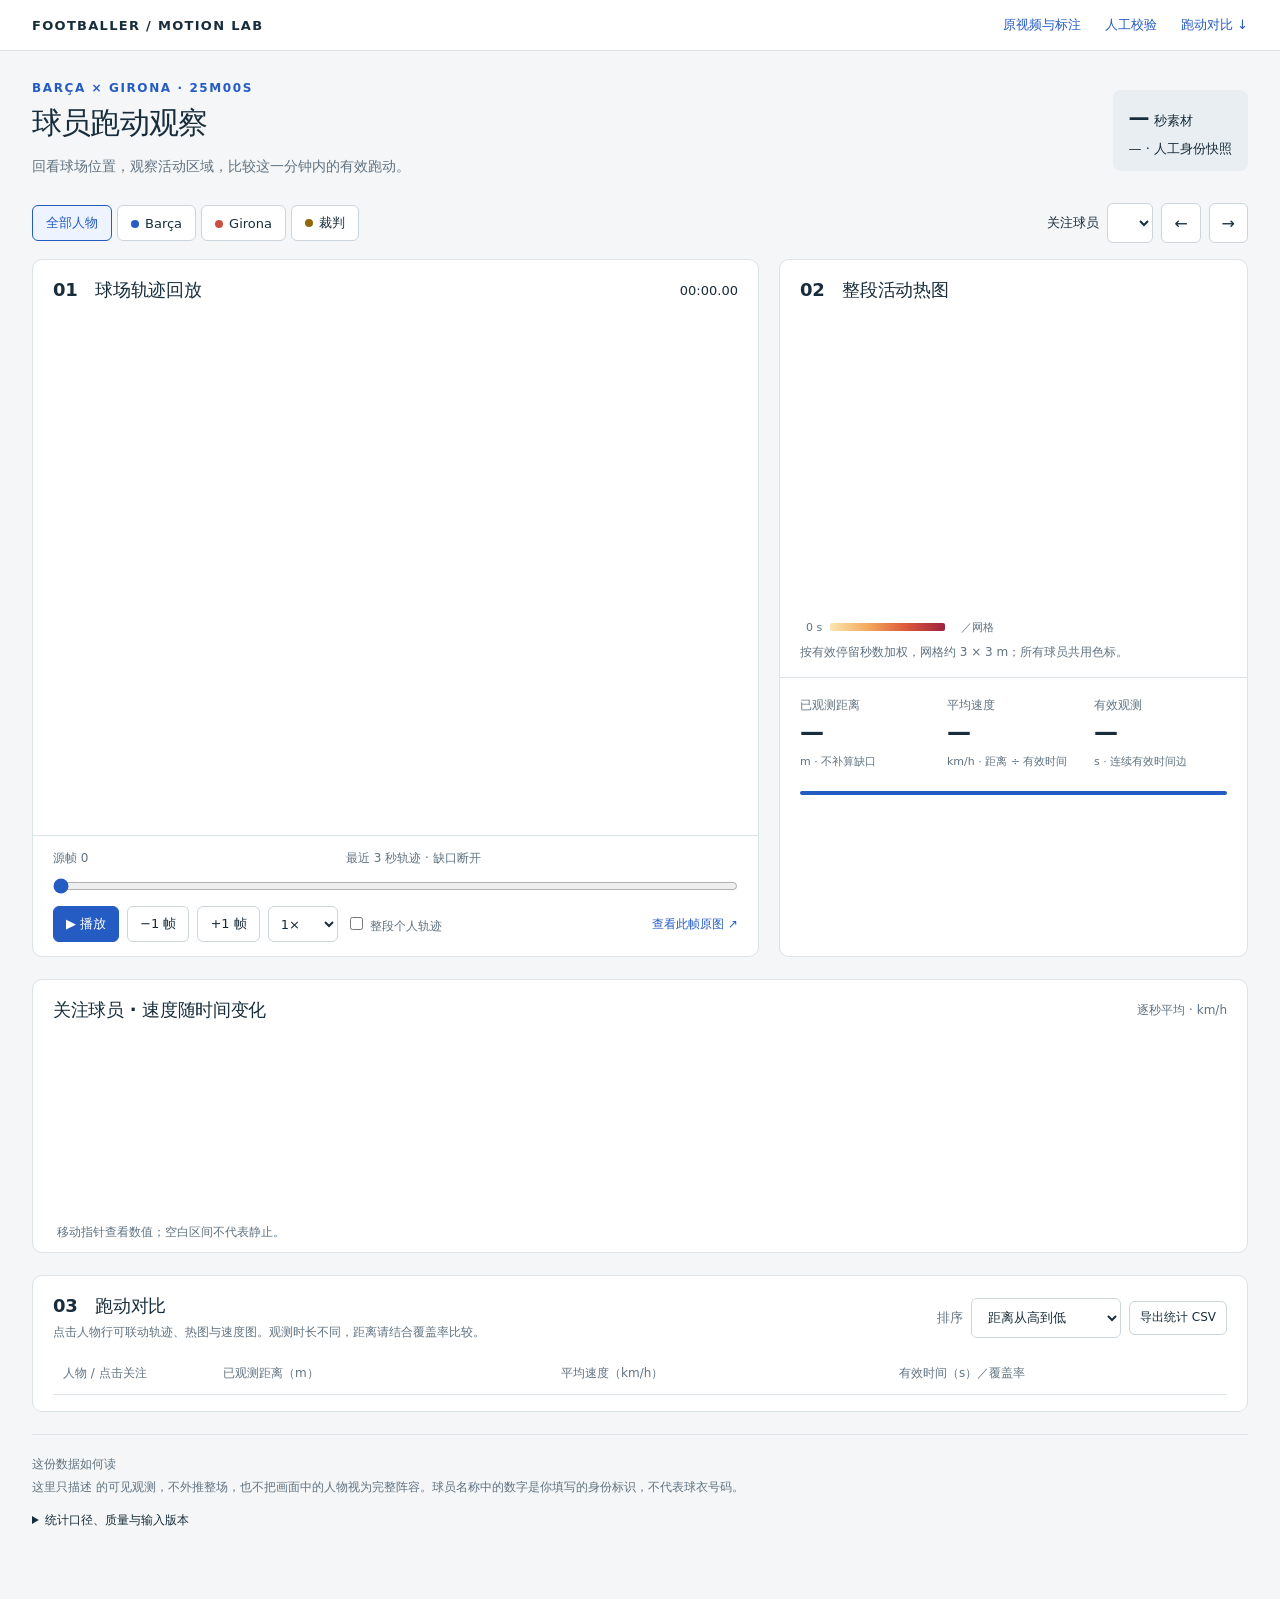
<file: src/footballer_analyzer/web/player-motion-report.html>
<!doctype html>
<html lang="zh-CN">
<head>
<meta charset="utf-8"><meta name="viewport" content="width=device-width,initial-scale=1">
<title>球员跑动观察 · Barça × Girona</title>
<style>
:root{--ink:#182d3b;--muted:#607381;--blue:#255cc4;--red:#cc4d42;--gold:#91680c;--line:#dce3e7;--paper:#fff;--bg:#f4f6f7;--pitch:#e6efea;--pitch-line:#99b3a7;--accent:#255cc4;font-family:Inter,"Microsoft YaHei",system-ui,sans-serif;color:var(--ink);background:var(--bg);font-synthesis:none}
*{box-sizing:border-box}body{margin:0}button,select,input{font:inherit}button,select{background:white;border:1px solid #cbd5db;border-radius:6px;color:var(--ink);padding:8px 12px;min-height:40px}button{cursor:pointer}button:hover{border-color:var(--blue);background:#f0f5ff}button:focus-visible,select:focus-visible,a:focus-visible,input:focus-visible,canvas:focus-visible{outline:3px solid #719eea;outline-offset:3px}button.primary{background:var(--blue);border-color:var(--blue);color:white}button.primary:hover{background:#194cae}button[aria-pressed=true]{color:var(--blue);border-color:var(--blue);background:#edf3ff}a{color:var(--blue);text-decoration:none}a:hover{text-decoration:underline}header{background:white;border-bottom:1px solid var(--line)}.topbar{max-width:1440px;margin:auto;padding:16px 32px;display:flex;justify-content:space-between;gap:18px;align-items:center}.brand{font-size:13px;font-weight:750;letter-spacing:1.3px}.topbar nav{display:flex;gap:24px;font-size:13px}.wrap{max-width:1440px;margin:auto;padding:30px 32px 50px}.eyebrow{color:var(--blue);font:700 12px system-ui;letter-spacing:1.6px;margin:0 0 8px}h1{font-size:30px;letter-spacing:-.8px;margin:0 0 10px;font-weight:730}h2{font-size:18px;margin:0;letter-spacing:-.3px}h3{font-size:16px;margin:0}.intro{color:var(--muted);font-size:14px;line-height:1.8;margin:0}.heading{display:flex;justify-content:space-between;gap:20px;align-items:center;margin-bottom:24px}.scope{background:#e9eef2;padding:10px 16px;white-space:nowrap;font-size:13px;line-height:1.8;border-radius:8px}.scope strong{font-size:21px;font-variant-numeric:tabular-nums}.toolbar{display:flex;justify-content:space-between;align-items:center;gap:16px;flex-wrap:wrap;margin:24px 0 16px}.tools{display:flex;align-items:center;gap:8px;flex-wrap:wrap}.tools label{display:flex;align-items:center;gap:8px;font-size:13px}.groups{display:flex;gap:5px;flex-wrap:wrap}.groups button{min-height:36px;padding:5px 13px;font-size:13px}.dot{display:inline-block;width:8px;height:8px;border-radius:50%;margin-right:6px}.barca{background:var(--blue)}.girona{background:var(--red)}.referee{background:var(--gold)}.topgrid{display:grid;grid-template-columns:minmax(0,1.55fr) minmax(0,1fr);gap:20px}.panel{background:white;border:1px solid var(--line);border-radius:10px;min-width:0;overflow:hidden}.panel-head{padding:18px 20px 12px;display:flex;justify-content:space-between;align-items:center;gap:12px}.label{font-size:12px;color:var(--muted)}.number{font-variant-numeric:tabular-nums}.live{font-size:13px;white-space:nowrap}.canvas-wrap{padding:0 12px;position:relative}.pitch{width:100%;aspect-ratio:1.47;display:block}.small-pitch{width:100%;aspect-ratio:1.47;display:block}.caption{font-size:12px;line-height:1.8;color:var(--muted);margin:7px 20px 14px}.playback{border-top:1px solid var(--line);padding:14px 20px}.time-row{display:flex;justify-content:space-between;font-size:12px;gap:10px;margin-bottom:7px;color:var(--muted)}input[type=range]{width:100%;accent-color:var(--blue);cursor:pointer;margin:4px 0 12px}.play-buttons{display:flex;align-items:center;gap:8px;flex-wrap:wrap}.play-buttons button{font-size:13px;min-height:36px;padding:5px 12px}.play-buttons select{font-size:13px;min-height:36px;padding:5px 8px}.play-buttons a{font-size:12px;margin-left:auto}.stat-grid{display:grid;grid-template-columns:repeat(3,1fr);padding:16px 20px;gap:14px;border-top:1px solid var(--line)}.stat strong{display:block;font-size:24px;font-weight:680;letter-spacing:-.7px;margin:4px 0}.stat small{color:var(--muted);font-size:11px}.heat-legend{display:flex;align-items:center;gap:8px;font-size:11px;color:var(--muted);margin:4px 26px 0}.ramp{width:115px;height:8px;background:linear-gradient(90deg,#fce5b1,#f2a85c,#db583a,#9d223e);border-radius:2px}.selected-id{color:var(--accent);font-weight:650}.coverage{margin:0 20px 16px;font-size:12px;line-height:1.8;color:var(--muted)}.coverage-bar{height:4px;background:#e9eef2;border-radius:8px;overflow:hidden;margin-top:6px}.coverage-bar span{display:block;height:100%;background:var(--accent)}.section{margin-top:22px}.speed-canvas{height:190px;width:100%;display:block}.chart-status{min-height:18px;margin:0 24px 10px;color:var(--muted);font-size:12px}.compare-toolbar{padding:18px 20px 12px;display:flex;gap:12px;justify-content:space-between;align-items:center;flex-wrap:wrap}.compare-toolbar p{font-size:12px;color:var(--muted);margin:6px 0 0}.compare-scroll{overflow:auto;padding:0 20px 16px}table{border-collapse:collapse;width:100%;min-width:650px;table-layout:fixed}th{text-align:left;font-size:12px;color:var(--muted);font-weight:500;padding:12px 10px;border-bottom:1px solid var(--line)}td{padding:7px 10px;font-size:13px;border-bottom:1px solid #edf0f3;font-variant-numeric:tabular-nums}th:first-child{width:160px}tbody tr{cursor:pointer}tbody tr:hover{background:#f3f6fa}tbody tr.selected{background:#edf3ff}td button{border:0;background:transparent;padding:2px 0;min-height:25px;text-align:left;font-size:13px;color:inherit;width:100%}td button:hover{border:0;background:transparent}.bar-cell{display:flex;align-items:center;gap:12px}.bar-track{flex:1;background:#edf1f4;height:7px;border-radius:2px;min-width:25px;overflow:hidden}.bar-fill{height:100%;background:var(--accent);opacity:.8}.bar-value{width:68px;text-align:right;font-size:12px}.export{display:flex;gap:8px}.export button{font-size:12px;min-height:34px;padding:5px 10px}.notes{margin-top:22px;padding:18px 0;color:var(--muted);font-size:12px;line-height:1.9;border-top:1px solid var(--line)}details{margin-top:10px}summary{cursor:pointer;color:var(--ink)}.notes ul{padding-left:20px}.notes code{font-size:11px;overflow-wrap:anywhere}.tag{color:var(--muted);font-size:11px}.snapshot{font-size:11px;line-height:1.8;color:var(--muted)}#error{color:#a22;padding:20px;display:none}.footer-actions{display:flex;gap:8px;flex-wrap:wrap;margin-top:10px}#replay-note{min-height:23px}.keyboard-hint{font-size:11px;color:var(--muted)}
@media(max-width:1000px){.topgrid{grid-template-columns:1fr}.small-pitch{max-height:430px}.heading{align-items:flex-start}.scope{white-space:normal;min-width:120px}.topbar{padding:14px 20px}.wrap{padding:24px 20px}.stat-grid{gap:10px}}
@media(max-width:600px){.wrap{padding:20px 12px}.topbar{padding:14px 12px;flex-wrap:wrap}.topbar nav{gap:18px;font-size:12px}.brand{font-size:11px}h1{font-size:25px}.heading{display:block;margin-bottom:18px}.scope{display:inline-block;margin-top:14px;padding:6px 12px}.scope strong{font-size:17px}.toolbar{gap:12px;margin-top:16px}.panel-head{padding:15px 14px 10px}.panel-head h2{font-size:16px}.caption{margin:6px 14px 12px}.playback{padding:12px 14px}.tools{width:100%}.tools label{flex:1}.tools select{max-width:190px}.stat-grid{padding:14px}.stat strong{font-size:21px}.coverage{margin:0 14px 14px}.play-buttons a{margin:4px 0}.canvas-wrap{padding:0 4px}.compare-toolbar{padding:16px 14px 10px}.compare-scroll{padding:0 8px 12px}.speed-canvas{height:180px}}
@media(prefers-reduced-motion:reduce){*{scroll-behavior:auto}}
</style>
</head>
<body>
<header><div class="topbar"><span class="brand">FOOTBALLER / MOTION LAB</span><nav><a id="main-link" href="/">原视频与标注</a><a id="review-link" href="/field-review">人工校验</a><a href="#comparison">跑动对比 ↓</a></nav></div></header>
<main class="wrap">
<div class="heading"><div><p class="eyebrow">BARÇA × GIRONA · 25M00S</p><h1>球员跑动观察</h1><p class="intro">回看球场位置，观察活动区域，比较这一分钟内的有效跑动。</p></div><div class="scope"><strong id="duration">—</strong> 秒素材<br><span id="people-count">—</span> · 人工身份快照</div></div>
<div id="error" role="alert"></div>
<div class="toolbar"><div class="groups" aria-label="显示分组"><button type="button" aria-pressed="true" data-group="all">全部人物</button><button type="button" aria-pressed="false" data-group="barca"><span class="dot barca"></span>Barça</button><button type="button" aria-pressed="false" data-group="girona"><span class="dot girona"></span>Girona</button><button type="button" aria-pressed="false" data-group="referee"><span class="dot referee"></span>裁判</button></div><div class="tools"><label>关注球员 <select id="player" aria-label="关注球员"></select></label><button id="previous-player" title="上一位球员" aria-label="上一位球员">←</button><button id="next-player" title="下一位球员" aria-label="下一位球员">→</button></div></div>
<div class="topgrid">
<section class="panel"><div class="panel-head"><h2>01　球场轨迹回放</h2><span class="live number" id="clock">00:00.00</span></div><div class="canvas-wrap"><canvas class="pitch" id="replay" aria-label="球员位置和最近三秒轨迹，可点击球员切换关注对象"></canvas></div><p class="caption" id="replay-note" aria-live="polite"></p><div class="playback"><div class="time-row"><span id="frame-label">源帧 0</span><span>最近 3 秒轨迹 · 缺口断开</span><span id="end-time"></span></div><input type="range" id="time" aria-label="回放源帧" min="0" max="1" value="0"><div class="play-buttons"><button class="primary" id="play" aria-pressed="false">▶ 播放</button><button id="back" aria-label="上一源帧">−1 帧</button><button id="forward" aria-label="下一源帧">+1 帧</button><select id="rate" aria-label="播放速度"><option value="0.5">0.5×</option><option value="1" selected>1×</option><option value="2">2×</option></select><label class="label"><input type="checkbox" id="full-path"> 整段个人轨迹</label><a id="frame-link" target="_blank" rel="noopener">查看此帧原图 ↗</a></div></div></section>
<section class="panel"><div class="panel-head"><h2>02　整段活动热图</h2><span class="selected-id" id="heat-player"></span></div><div class="canvas-wrap"><canvas class="small-pitch" id="heat" aria-label="关注球员的时间加权活动热图"></canvas></div><div class="heat-legend"><span>0 s</span><span class="ramp"></span><span id="heat-max"></span><span>／网格</span></div><p class="caption">按有效停留秒数加权，网格约 3 × 3 m；所有球员共用色标。</p><div class="stat-grid"><div class="stat"><span class="label">已观测距离</span><strong id="selected-distance">—</strong><small>m · 不补算缺口</small></div><div class="stat"><span class="label">平均速度</span><strong id="selected-speed">—</strong><small>km/h · 距离 ÷ 有效时间</small></div><div class="stat"><span class="label">有效观测</span><strong id="selected-seconds">—</strong><small>s · 连续有效时间边</small></div></div><div class="coverage"><span id="coverage-text"></span><div class="coverage-bar"><span id="coverage-fill"></span></div><div class="tag" id="track-note"></div></div></section>
</div>
<section class="panel section"><div class="panel-head"><h2>关注球员 · 速度随时间变化</h2><span class="label">逐秒平均 · km/h</span></div><div class="canvas-wrap"><canvas class="speed-canvas" id="speed" aria-label="逐秒平均速度柱状图，空白代表无有效时间边"></canvas></div><div class="chart-status" id="speed-detail">移动指针查看数值；空白区间不代表静止。</div></section>
<section class="panel section" id="comparison"><div class="compare-toolbar"><div><h2>03　跑动对比</h2><p>点击人物行可联动轨迹、热图与速度图。观测时长不同，距离请结合覆盖率比较。</p></div><div class="tools"><label class="label">排序 <select id="sort"><option value="distance_m">距离从高到低</option><option value="avg_speed_mps">平均速度从高到低</option><option value="valid_seconds">有效时间从高到低</option><option value="name">人物顺序</option></select></label><div class="export"><button id="csv">导出统计 CSV</button></div></div></div><div class="compare-scroll"><table><thead><tr><th>人物 / 点击关注</th><th>已观测距离（m）</th><th>平均速度（km/h）</th><th>有效时间（s）／覆盖率</th></tr></thead><tbody id="compare-body"></tbody></table></div></section>
<div class="notes"><strong>这份数据如何读</strong><div>这里只描述 <span id="window-note"></span> 的可见观测，不外推整场，也不把画面中的人物视为完整阵容。球员名称中的数字是你填写的身份标识，不代表球衣号码。</div><div id="merge-note"></div><details><summary>统计口径、质量与输入版本</summary><ul><li>位置来自框底边中点的逐帧球场投影，再用现有 One-Euro 滤波平滑。缺帧、身份边界、无效投影和原始速度超过阈值处均断段；不跨缺口计算距离，也不做位置插值。</li><li>热图把每条连续有效时间边计入其终点网格。逐秒速度＝该秒内有效距离 ÷ 有效时间；一秒内也可能有部分缺失，请查看该秒有效秒数。</li><li id="quality-note"></li><li>原绑定的球队字段均保留；Barça / Girona / 裁判只按人工身份名称前缀作显示分组，不改写主客队标签，也未推断进攻方向。</li><li>标定已由用户确认；当前距离和速度尚无独立实测精度验证，检测框抖动及逐帧映射误差仍可能影响结果。</li><li id="resolution-note"></li></ul><div class="snapshot" id="snapshot"></div><div class="footer-actions"><button id="json">导出可视化数据 JSON</button><button id="png">保存当前热图 PNG</button><button id="html-download">保存离线页面</button></div></details></div>
</main>
<script id="motion-data" type="application/json">__MOTION_DATA__</script>
<script>
"use strict";
const D=JSON.parse(document.getElementById('motion-data').textContent);
const el=id=>document.getElementById(id), colors={barca:'#255cc4',girona:'#cc4d42',referee:'#91680c',other:'#6b5aa5'};
const duration=(D.end_frame-D.start_frame)/D.fps, origin=location.protocol==='file:'?'http://127.0.0.1:8778':'';
let selected=D.players.find(p=>p.group==='barca')||D.players[0],group='all',frame=D.start_frame,playing=false,previousTime=null,frameFloat=frame;
const frameMap=new Map(),pointMaps=new Map(),canvasViews=new Map();
for(const p of D.players){const map=new Map();for(const point of p.points){map.set(point[0],point);if(!frameMap.has(point[0]))frameMap.set(point[0],[]);frameMap.get(point[0]).push([p,point]);}pointMaps.set(p.player_id,map);}
const heatMax=Math.max(0.01,...D.players.map(p=>Math.max(...p.heat))),speedMax=Math.max(5,Math.ceil(Math.max(0,...D.players.flatMap(p=>p.speed_bins.map(b=>b[0]||0)))/5)*5);
const visiblePlayers=()=>D.players.filter(p=>group==='all'||p.group===group);
const color=p=>colors[p.group],num=(value,digits=1)=>value==null?'—':value.toFixed(digits);
function timeLabel(seconds){return `${String(Math.floor(seconds/60)).padStart(2,'0')}:${(seconds%60).toFixed(2).padStart(5,'0')}`;}
function shortLabel(p){const suffix=p.player_id.split('_').at(-1);return (p.group==='barca'?'B':p.group==='girona'?'G':p.group==='referee'?'R':'P')+suffix;}
function setupCanvas(id){const canvas=el(id),rect=canvas.getBoundingClientRect(),ratio=Math.min(devicePixelRatio||1,3);canvas.width=Math.round(rect.width*ratio);canvas.height=Math.round(rect.height*ratio);const ctx=canvas.getContext('2d');ctx.setTransform(ratio,0,0,ratio,0,0);return {ctx,w:rect.width,h:rect.height};}
function drawPitch(id){const view=setupCanvas(id),{ctx,w,h}=view,pad={l:32,r:16,t:18,b:28},scale=Math.min((w-pad.l-pad.r)/D.length,(h-pad.t-pad.b)/D.width),width=D.length*scale,height=D.width*scale,left=pad.l+(w-pad.l-pad.r-width)/2,top=pad.t+(h-pad.t-pad.b-height)/2;
 const x=v=>left+v*scale,y=v=>top+v*scale;ctx.fillStyle='#e6efea';ctx.fillRect(left,top,width,height);for(let i=0;i<10;i++){if(i%2===0){ctx.fillStyle='#e1ebe5';ctx.fillRect(left+i*width/10,top,width/10,height);}}
 ctx.strokeStyle='#9ab3a7';ctx.lineWidth=1;for(const line of D.pitch_lines){ctx.beginPath();line.forEach((p,i)=>i?ctx.lineTo(x(p[0]),y(p[1])):ctx.moveTo(x(p[0]),y(p[1])));ctx.stroke();}
 ctx.fillStyle='#687f79';ctx.font='10px system-ui';for(const tick of [0,D.length/2,D.length]){ctx.textAlign=tick===0?'left':tick===D.length?'right':'center';ctx.fillText(`${num(tick,tick%1?1:0)} m`,x(tick),top+height+16);}ctx.textAlign='right';for(const tick of [0,D.width/2,D.width])ctx.fillText(`${num(tick,0)}`,left-7,y(tick)+3);ctx.textAlign='left';ctx.fillText('y / m',left-24,top-7);
 const result={...view,x,y,left,top,width,height,scale};canvasViews.set(id,result);return result;
}
function path(ctx,view,points,stroke,width,opacity){ctx.save();ctx.strokeStyle=stroke;ctx.lineWidth=width;ctx.globalAlpha=opacity;ctx.lineJoin='round';ctx.lineCap='round';ctx.beginPath();let previous=null;for(const p of points){if(previous&&p[3]===previous[3]&&p[0]-previous[0]===D.stride)ctx.lineTo(view.x(p[1]),view.y(p[2]));else ctx.moveTo(view.x(p[1]),view.y(p[2]));previous=p;}ctx.stroke();ctx.restore();}
function drawReplay(){const v=drawPitch('replay'),ctx=v.ctx,entries=(frameMap.get(frame)||[]).filter(([p])=>group==='all'||p.group===group);ctx.save();ctx.beginPath();ctx.rect(v.left,v.top,v.width,v.height);ctx.clip();
 if(el('full-path').checked)path(ctx,v,selected.points,color(selected),1.6,.32);
 for(const p of visiblePlayers()){const trail=p.points.filter(pt=>pt[0]<=frame&&pt[0]>=frame-3*D.fps);path(ctx,v,trail,color(p),p===selected?2.6:1.3,p===selected?.9:.3);}
 for(const [p,point] of [...entries].sort((a,b)=>(a[0]===selected)-(b[0]===selected))){const x=v.x(point[1]),y=v.y(point[2]),active=p===selected;ctx.beginPath();ctx.arc(x,y,active?7:5,0,Math.PI*2);ctx.fillStyle=color(p);ctx.fill();ctx.lineWidth=active?2.5:1.5;ctx.strokeStyle='white';ctx.stroke();if(active){ctx.beginPath();ctx.arc(x,y,10,0,Math.PI*2);ctx.strokeStyle=color(p);ctx.lineWidth=1.2;ctx.stroke();}
 const label=shortLabel(p);ctx.font=`${active?'700':'600'} 11px system-ui`;const labelWidth=ctx.measureText(label).width;let labelX=Math.min(v.left+v.width-labelWidth-3,Math.max(v.left+3,x+8)),labelY=y-8;if(labelY<v.top+12)labelY=y+17;ctx.lineWidth=3;ctx.strokeStyle='rgba(237,244,239,.95)';ctx.strokeText(label,labelX,labelY);ctx.fillStyle=active?'#102e4d':color(p);ctx.fillText(label,labelX,labelY);}
 ctx.restore();const current=pointMaps.get(selected.player_id).get(frame);el('replay-note').textContent=`本帧有效 ${entries.length} 人 · ${selected.name}：${current?`(${num(current[1])}, ${num(current[2])}) m`:'无有效观测，未补点'} · B / G / R 为显示简称`;
 el('clock').textContent=timeLabel((frame-D.start_frame)/D.fps);el('frame-label').textContent=`源帧 ${frame}`;el('time').value=frame;el('frame-link').href=`${origin}/field-review?run=${encodeURIComponent(D.run_id)}&frame=${frame}`;
 drawSpeed();
}
function heatColor(fraction){const stops=[[252,229,177],[242,168,92],[219,88,58],[157,34,62]],position=Math.min(1,fraction)*3,index=Math.min(2,Math.floor(position)),alpha=position-index;return `rgb(${stops[index].map((value,i)=>Math.round(value+(stops[index+1][i]-value)*alpha)).join(',')})`;}
function drawHeat(){const v=drawPitch('heat'),ctx=v.ctx;for(let i=0;i<selected.heat.length;i++){const seconds=selected.heat[i];if(!seconds)continue;ctx.fillStyle=heatColor(seconds/heatMax);ctx.globalAlpha=.9;ctx.fillRect(v.x((i%35)*D.length/35),v.y(Math.floor(i/35)*D.width/23),v.width/35+.1,v.height/23+.1);}ctx.globalAlpha=1;ctx.strokeStyle='rgba(80,112,99,.66)';ctx.lineWidth=.8;for(const line of D.pitch_lines){ctx.beginPath();line.forEach((p,i)=>i?ctx.lineTo(v.x(p[0]),v.y(p[1])):ctx.moveTo(v.x(p[0]),v.y(p[1])));ctx.stroke();}
 el('heat-player').textContent=selected.name;el('heat-max').textContent=num(heatMax,2)+' s';el('selected-distance').textContent=num(selected.distance_m);el('selected-speed').textContent=num(selected.avg_speed_mps==null?null:selected.avg_speed_mps*3.6);el('selected-seconds').textContent=num(selected.valid_seconds);el('coverage-text').textContent=`连续有效时间覆盖 ${(selected.coverage*100).toFixed(1)}% · 分母 ${num(duration,2)} s`;el('coverage-fill').style.width=`${selected.coverage*100}%`;el('track-note').textContent=`对应原始轨迹：${selected.tracks.join('、')||'无有效观测'}`;document.documentElement.style.setProperty('--accent',color(selected));
}
function drawSpeed(){const v=setupCanvas('speed'),{ctx,w,h}=v,left=47,right=18,top=12,bottom=35,width=w-left-right,height=h-top-bottom,x=t=>left+t/duration*width,y=s=>top+height-s/speedMax*height;
 ctx.font='11px system-ui';ctx.textAlign='right';for(let i=0;i<=5;i++){const value=speedMax*i/5;ctx.strokeStyle='#e7edf0';ctx.lineWidth=1;ctx.beginPath();ctx.moveTo(left,y(value));ctx.lineTo(w-right,y(value));ctx.stroke();ctx.fillStyle='#607381';ctx.fillText(num(value,0),left-10,y(value)+4);}
 for(let i=0;i<selected.speed_bins.length;i++){const [speed]=selected.speed_bins[i];if(speed===null)continue;ctx.fillStyle=color(selected);ctx.globalAlpha=.67;ctx.fillRect(x(i)+1,y(speed),Math.max(1,(Math.min(i+1,duration)-i)/duration*width-2),top+height-y(speed));}ctx.globalAlpha=1;ctx.fillStyle='#607381';ctx.textAlign='center';const ticks=w<500?3:6;for(let i=0;i<=ticks;i++){const t=duration*i/ticks;ctx.fillText(num(t,t===duration?1:0),x(t),h-17);}ctx.textAlign='right';ctx.fillText('片段时间 / s',w-right,h-2);
 const t=(frame-D.start_frame)/D.fps;ctx.setLineDash([3,3]);ctx.strokeStyle='#182d3b';ctx.beginPath();ctx.moveTo(x(t),top);ctx.lineTo(x(t),top+height);ctx.stroke();ctx.setLineDash([]);canvasViews.set('speed',{...v,left,right,top,bottom,width,height});
}
function buildComparison(){const items=[...visiblePlayers()],sort=el('sort').value;items.sort(sort==='name'?(a,b)=>a.player_id.localeCompare(b.player_id,undefined,{numeric:true}):(a,b)=>(b[sort]||0)-(a[sort]||0));el('compare-body').replaceChildren();const distanceMax=Math.max(1,...items.map(p=>p.distance_m||0)),meanMax=Math.max(1,...items.map(p=>(p.avg_speed_mps||0)*3.6));
 for(const p of items){const row=document.createElement('tr');if(p===selected)row.className='selected';row.style.setProperty('--accent',color(p));const name=document.createElement('td'),button=document.createElement('button'),dot=document.createElement('span');button.type='button';button.setAttribute('aria-pressed',p===selected?'true':'false');dot.className='dot';dot.style.background=color(p);button.append(dot,document.createTextNode(p.name));button.addEventListener('click',()=>selectPlayer(p));name.append(button);row.append(name);const values=[[p.distance_m,distanceMax,num(p.distance_m)],[p.avg_speed_mps==null?null:p.avg_speed_mps*3.6,meanMax,num(p.avg_speed_mps==null?null:p.avg_speed_mps*3.6)],[p.valid_seconds,duration,`${num(p.valid_seconds)} · ${(p.coverage*100).toFixed(0)}%`]];
 for(const [value,max,label]of values){const cell=document.createElement('td'),container=document.createElement('div'),track=document.createElement('div'),fill=document.createElement('div'),text=document.createElement('span');container.className='bar-cell';track.className='bar-track';fill.className='bar-fill';fill.style.width=`${(value||0)/max*100}%`;text.className='bar-value';text.textContent=label;track.append(fill);container.append(track,text);cell.append(container);row.append(cell);}row.addEventListener('click',event=>{if(!event.target.closest('button'))selectPlayer(p);});el('compare-body').append(row);}
}
function buildOptions(){el('player').replaceChildren();for(const p of visiblePlayers()){const option=document.createElement('option');option.value=p.player_id;option.textContent=p.name;el('player').append(option);}el('player').value=selected.player_id;}
function selectPlayer(p){selected=p;el('player').value=p.player_id;el('speed-detail').textContent=`${p.name} · 移动指针查看每秒平均速度与有效时间；空白区间不代表静止。`;drawHeat();drawReplay();buildComparison();}
function changeGroup(value){group=value;for(const button of document.querySelectorAll('[data-group]'))button.setAttribute('aria-pressed',button.dataset.group===group?'true':'false');const items=visiblePlayers();if(!items.length){group='all';changeGroup('all');return;}if(!items.includes(selected))selected=items[0];buildOptions();selectPlayer(selected);}
function pause(){playing=false;previousTime=null;el('play').textContent='▶ 播放';el('play').setAttribute('aria-pressed','false');}
function setFrame(value){frame=Math.max(D.start_frame,Math.min(D.end_frame-1,Math.round(value)));frameFloat=frame;drawReplay();}
function animate(now){if(!playing)return;if(previousTime!==null){frameFloat+=Math.min(now-previousTime,250)/1000*D.fps*Number(el('rate').value);const next=Math.min(D.end_frame-1,Math.floor(frameFloat));if(next!==frame){frame=next;drawReplay();}if(frame>=D.end_frame-1){pause();return;}}previousTime=now;requestAnimationFrame(animate);}
function download(content,name,type){const url=URL.createObjectURL(new Blob([content],{type})),link=document.createElement('a');link.href=url;link.download=name;link.click();setTimeout(()=>URL.revokeObjectURL(url),1000);}
el('play').addEventListener('click',()=>{if(playing){pause();return;}if(frame>=D.end_frame-1)setFrame(D.start_frame);playing=true;previousTime=null;el('play').textContent='Ⅱ 暂停';el('play').setAttribute('aria-pressed','true');requestAnimationFrame(animate);});
el('time').addEventListener('input',event=>{pause();setFrame(Number(event.target.value));});el('back').addEventListener('click',()=>{pause();setFrame(frame-1);});el('forward').addEventListener('click',()=>{pause();setFrame(frame+1);});el('full-path').addEventListener('change',drawReplay);el('player').addEventListener('change',event=>selectPlayer(D.players.find(p=>p.player_id===event.target.value)));el('sort').addEventListener('change',buildComparison);
for(const button of document.querySelectorAll('[data-group]'))button.addEventListener('click',()=>changeGroup(button.dataset.group));
for(const [id,step]of [['previous-player',-1],['next-player',1]])el(id).addEventListener('click',()=>{const items=visiblePlayers();selectPlayer(items[(items.indexOf(selected)+step+items.length)%items.length]);});
el('replay').addEventListener('click',event=>{const rect=event.currentTarget.getBoundingClientRect(),v=canvasViews.get('replay'),x=event.clientX-rect.left,y=event.clientY-rect.top;let nearest=null,best=22;for(const [p,point]of frameMap.get(frame)||[]){if(group!=='all'&&p.group!==group)continue;const distance=Math.hypot(v.x(point[1])-x,v.y(point[2])-y);if(distance<best){best=distance;nearest=p;}}if(nearest)selectPlayer(nearest);});
el('speed').addEventListener('pointermove',event=>{const rect=event.currentTarget.getBoundingClientRect(),v=canvasViews.get('speed'),second=Math.floor((event.clientX-rect.left-v.left)/v.width*duration);if(second<0||second>=selected.speed_bins.length)return;const [speed,seconds]=selected.speed_bins[second];el('speed-detail').textContent=`${selected.name} · ${second.toFixed(0)}–${num(Math.min(second+1,duration),Math.min(second+1,duration)%1?2:0)} s：${speed===null?'无有效时间边':`${num(speed,2)} km/h · 有效 ${num(seconds,2)} s`}`;});
el('csv').addEventListener('click',()=>{const escape=value=>'"'+String(value??'').replaceAll('"','""')+'"',header=['player_id','display_group','distance_m','avg_speed_kmh','valid_seconds','coverage','track_ids'];const rows=D.players.map(p=>[p.player_id,p.group,p.distance_m,p.avg_speed_mps==null?null:p.avg_speed_mps*3.6,p.valid_seconds,p.coverage,p.tracks.join(';')]);download('\uFEFF'+[header,...rows].map(row=>row.map(escape).join(',')).join('\r\n'),D.clip_id+'_motion.csv','text/csv;charset=utf-8');});
el('json').addEventListener('click',()=>download(JSON.stringify(D),D.clip_id+'_motion.json','application/json'));
el('png').addEventListener('click',()=>{const source=el('heat'),canvas=document.createElement('canvas'),ctx=canvas.getContext('2d');canvas.width=source.width;canvas.height=source.height+120;ctx.fillStyle='white';ctx.fillRect(0,0,canvas.width,canvas.height);ctx.fillStyle='#182d3b';ctx.font='24px system-ui';ctx.fillText(selected.name+' · 活动热图',24,36);ctx.drawImage(source,0,54);ctx.font='14px system-ui';ctx.fillText(`有效 ${num(selected.valid_seconds,2)} s · 共用色标 0–${num(heatMax,2)} s / 网格 · 仅本片段观测`,24,canvas.height-24);const link=document.createElement('a');link.download=selected.player_id+'_heatmap.png';link.href=canvas.toDataURL();link.click();});
el('html-download').addEventListener('click',()=>download('<!doctype html>\n'+document.documentElement.outerHTML,D.clip_id+'_motion.html','text/html;charset=utf-8'));
el('duration').textContent=num(duration,2);el('people-count').textContent=`${D.players.filter(p=>p.group!=='referee').length} 名球员 + ${D.players.filter(p=>p.group==='referee').length} 名裁判`;el('end-time').textContent=timeLabel(duration);el('time').min=D.start_frame;el('time').max=D.end_frame-1;el('main-link').href=`${origin}/?run=${encodeURIComponent(D.run_id)}`;el('review-link').href=`${origin}/field-review?run=${encodeURIComponent(D.run_id)}`;el('window-note').textContent=`源帧 [${D.start_frame}, ${D.end_frame})，约 ${num(duration,2)} 秒`;
const inherited=D.resolution.inherited_bindings;el('merge-note').textContent=inherited.length?`本页已在副本内采用有效的人工融合：${inherited.map(b=>`轨迹 ${b.track_id} → ${b.player_id}`).join('；')}。同人物同帧重复观测只保留一条，未修改原始绑定。`:'本页采用已保存的显式身份绑定；原始轨迹与标注未改写。';
const labels={valid:'有效',unbound:'未绑定',speed_jump:'超速跳变',outside_roi:'可靠区域外',clipped_feet:'脚点裁切',outside_pitch:'球场外',excluded:'显式排除',calibration_unreliable:'标定失效'};el('quality-note').textContent='观测质量计数（人物×帧）：'+Object.entries(D.quality).map(([key,count])=>`${labels[key]||key} ${count.toLocaleString()}`).join('；')+`。速度跳变门槛 ${D.quality_parameters.speed_limit_mps} m/s。`;
el('resolution-note').textContent=`同人物同帧去重 ${D.resolution.duplicate_observations.length} 条；因身份不明确而未继承的融合组 ${D.resolution.unresolved_groups.length} 个。未绑定人物不进入个人统计；裁判单独显示。`;el('snapshot').textContent=`标注快照：${new Date(D.created_at).toLocaleString('zh-CN')} · ${D.run_id} · ${D.calibration_id}。之后修改标注或标定需重新导出本页。输入摘要：${D.input_sha256}`;
buildOptions();selectPlayer(selected);new ResizeObserver(()=>{drawHeat();drawReplay();}).observe(document.querySelector('.topgrid'));new ResizeObserver(drawSpeed).observe(el('speed').parentElement);
document.addEventListener('visibilitychange',()=>{if(document.hidden)pause();});
window.addEventListener('error',event=>{el('error').style.display='block';el('error').textContent='可视化遇到错误：'+event.message;});
</script>
</body>
</html>
</file>
